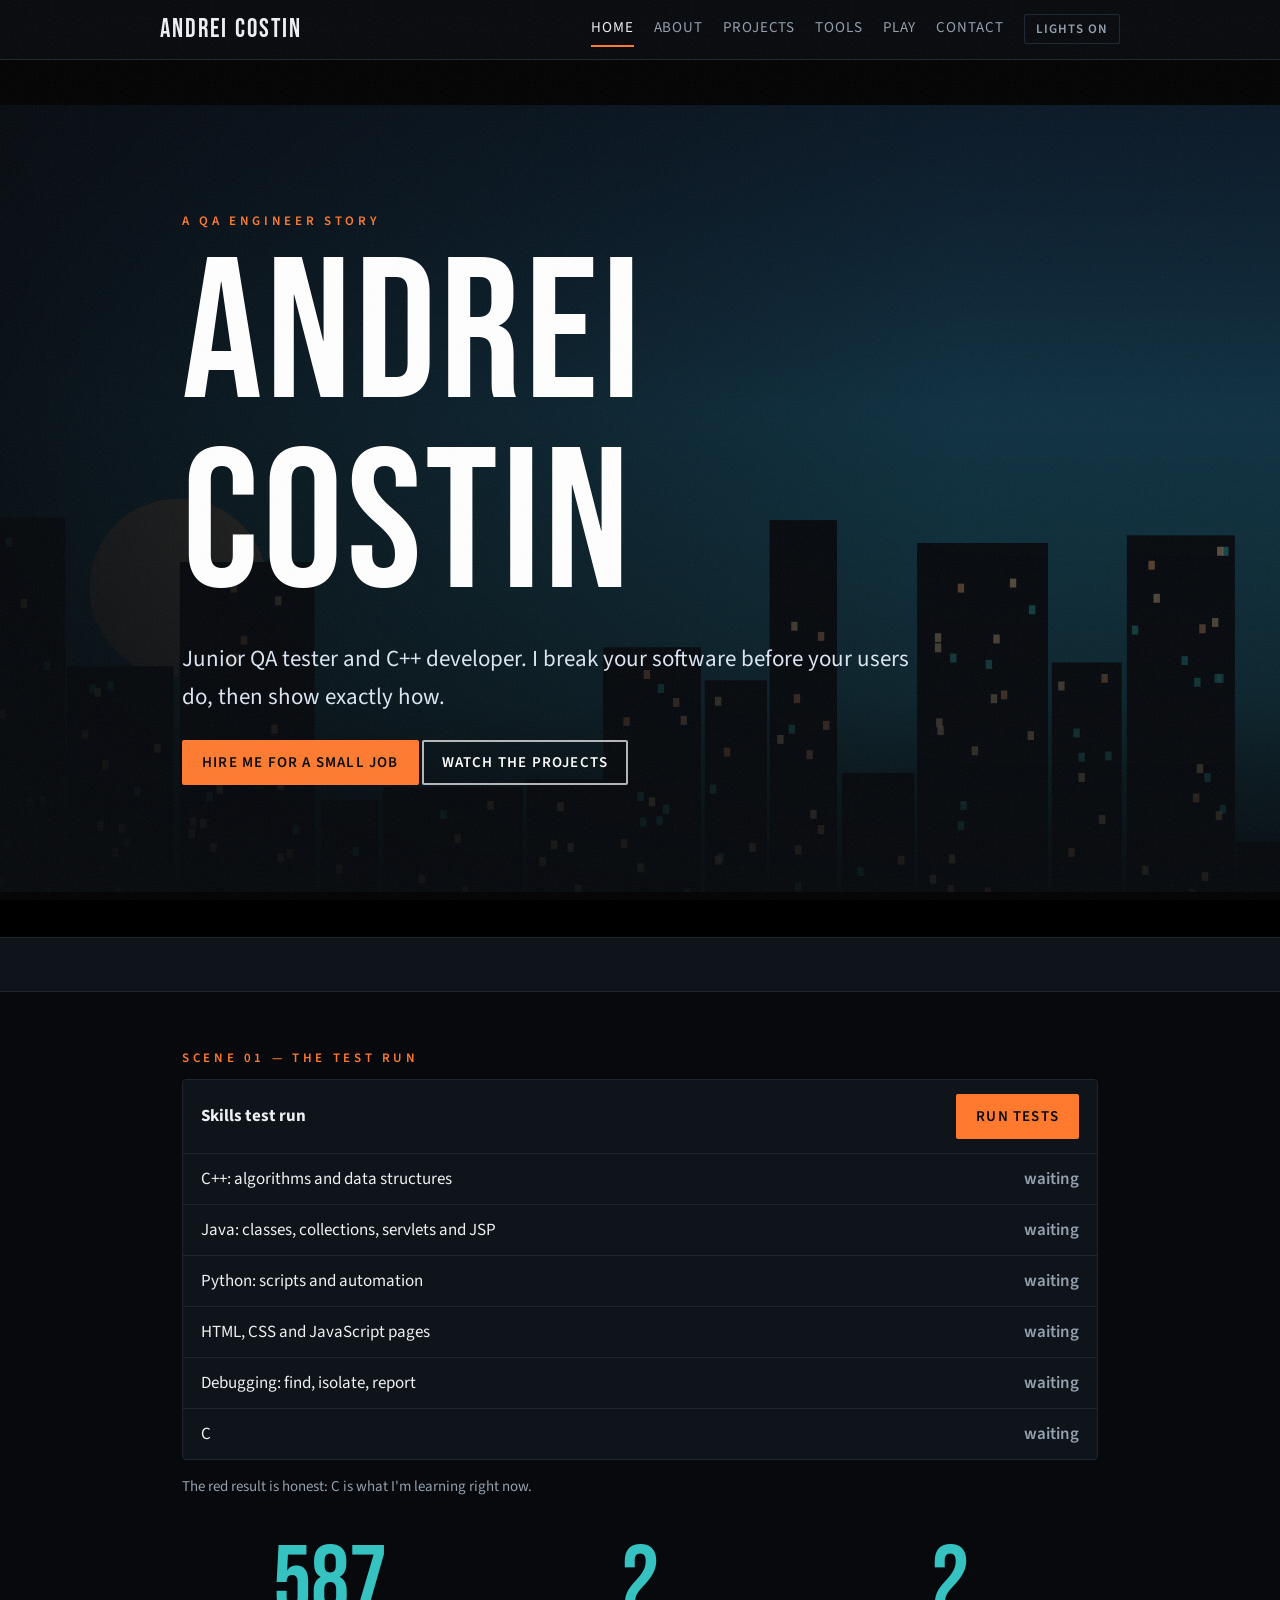
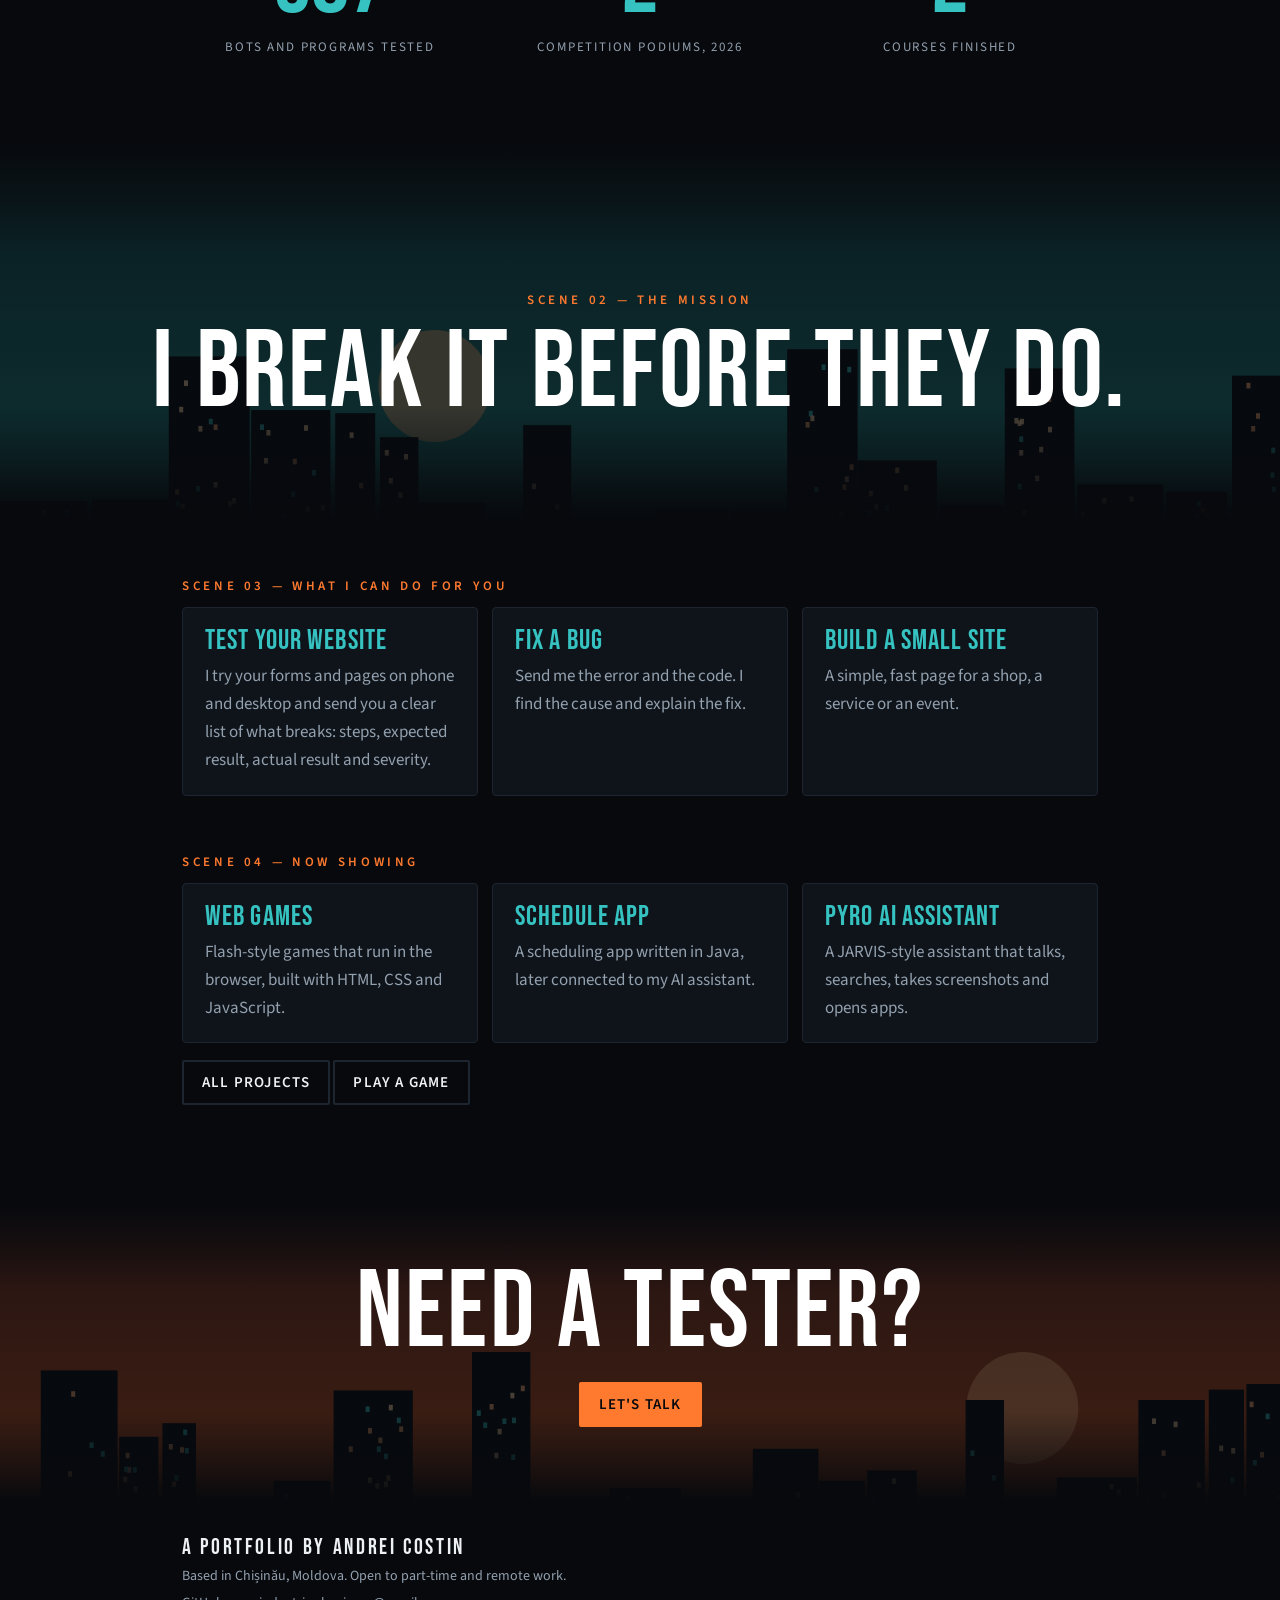
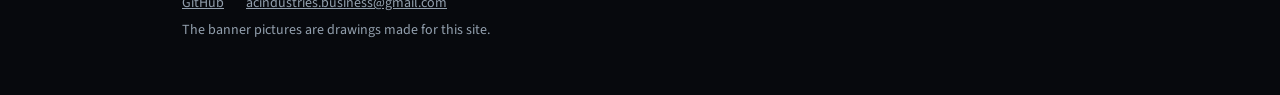
<file: index.html>
<!DOCTYPE html>
<html lang="en">
<head>
<meta charset="utf-8">
<meta name="viewport" content="width=device-width, initial-scale=1, viewport-fit=cover">
<title>Andrei Costin | Junior QA Tester & C++ Developer</title>
<meta name="description" content="Portfolio of Andrei Costin, a junior QA tester and C++ developer from Chișinău, Moldova. Available for part-time and remote testing and coding jobs.">
<meta name="theme-color" content="#07090D">
<meta property="og:type" content="website">
<meta property="og:title" content="Andrei Costin | Junior QA Tester & C++ Developer">
<meta property="og:description" content="Portfolio of Andrei Costin, a junior QA tester and C++ developer from Chișinău, Moldova. Available for part-time and remote testing and coding jobs.">
<link rel="icon" href="assets/favicon.svg" type="image/svg+xml">
<script>document.documentElement.classList.add("js");try{if(localStorage.getItem("theme")==="light")document.documentElement.setAttribute("data-theme","light")}catch(e){}</script>
<link rel="preconnect" href="https://fonts.googleapis.com">
<link rel="preconnect" href="https://fonts.gstatic.com" crossorigin>
<link href="https://fonts.googleapis.com/css2?family=Bebas+Neue&amp;family=Source+Sans+3:wght@400;600&amp;display=swap" rel="stylesheet">
<link rel="stylesheet" href="css/style.css">
</head>
<body>
<a class="skip" href="#main">Skip to content</a>
<header class="top"><a class="brand" href="index.html">Andrei Costin</a><nav aria-label="Main"><a href="index.html" aria-current="page">Home</a><a href="about.html">About</a><a href="projects.html">Projects</a><a href="tools.html">Tools</a><a href="play.html">Play</a><a href="contact.html">Contact</a><button id="theme" type="button" class="ghost" aria-pressed="false">Lights on</button></nav></header>
<main id="main">
<div class="hero tall">
  <img class="hero-img" src="assets/img/hero-home.svg" alt="" width="1600" height="800">
  <div class="hero-text"><p class="scene">A QA engineer story</p><h1>Andrei Costin</h1>
    <p class="lead">Junior QA tester and C++ developer. I break your software before your users do, then show exactly how.</p>
    <p><a class="btn" href="contact.html">Hire me for a small job</a> <a class="btn line" href="projects.html">Watch the projects</a></p></div>
</div>
<div class="marq" aria-hidden="true"><div>C++ &bull; JAVA &bull; PYTHON &bull; JAVASCRIPT &bull; HTML &bull; CSS &bull; SERVLETS &bull; JSP &bull; QA TESTING &bull; BUG REPORTS &bull; DEBUGGING &bull; GAMES &bull; AI ASSISTANT &bull; C++ &bull; JAVA &bull; PYTHON &bull; JAVASCRIPT &bull; HTML &bull; CSS &bull; SERVLETS &bull; JSP &bull; QA TESTING &bull; BUG REPORTS &bull; DEBUGGING &bull; GAMES &bull; AI ASSISTANT &bull; </div></div>
<div class="wrap">
  <p class="scene reveal">Scene 01 &mdash; The test run</p>
  <div class="run reveal" aria-live="polite">
    <div class="run-head"><strong>Skills test run</strong><button id="go" type="button">Run tests</button></div>
    <ul id="tests">
      <li data-r="pass"><span>C++: algorithms and data structures</span><span>waiting</span></li>
      <li data-r="pass"><span>Java: classes, collections, servlets and JSP</span><span>waiting</span></li>
      <li data-r="pass"><span>Python: scripts and automation</span><span>waiting</span></li>
      <li data-r="pass"><span>HTML, CSS and JavaScript pages</span><span>waiting</span></li>
      <li data-r="pass"><span>Debugging: find, isolate, report</span><span>waiting</span></li>
      <li data-r="learn"><span>C</span><span>waiting</span></li>
    </ul>
  </div>
  <p class="note">The red result is honest: C is what I'm learning right now.</p>
  <div class="stats reveal">
    <div><strong data-count="1000" data-suffix="+">1000+</strong><span>bots and programs tested</span></div>
    <div><strong data-count="3">3</strong><span>competition podiums, 2026</span></div>
    <div><strong data-count="3">3</strong><span>courses finished</span></div>
  </div>
</div>
<section class="band">
  <img class="band-img" src="assets/img/band-mission.svg" alt="" loading="lazy">
  <div class="reveal"><p class="scene">Scene 02 &mdash; The mission</p><h2 class="big">I break it before they do.</h2></div>
</section>
<div class="wrap">
  <p class="scene reveal">Scene 03 &mdash; What I can do for you</p>
  <div class="grid3">
    <div class="card reveal"><h3>Test your website</h3><p>I try your forms and pages on phone and desktop and send you a clear list of what breaks: steps, expected result, actual result and severity.</p></div>
    <div class="card reveal"><h3>Fix a bug</h3><p>Send me the error and the code. I find the cause and explain the fix.</p></div>
    <div class="card reveal"><h3>Build a small site</h3><p>A simple, fast page for a shop, a service or an event.</p></div>
  </div>
  <p class="scene reveal">Scene 04 &mdash; Now showing</p>
  <div class="grid3">
    <div class="card reveal"><h3>Web games</h3><p>Flash-style games that run in the browser, built with HTML, CSS and JavaScript.</p></div>
    <div class="card reveal"><h3>Schedule app</h3><p>A scheduling app written in Java, later connected to my AI assistant.</p></div>
    <div class="card reveal"><h3>PYRO AI assistant</h3><p>A JARVIS-style assistant that talks, searches, takes screenshots and opens apps.</p></div>
  </div>
  <p class="reveal"><a class="btn line-dark" href="projects.html">All projects</a> <a class="btn line-dark" href="play.html">Play a game</a></p>
</div>
<section class="band short">
  <img class="band-img" src="assets/img/band-cta.svg" alt="" loading="lazy">
  <div class="reveal"><h2 class="big">Need a tester?</h2><p><a class="btn" href="contact.html">Let's talk</a></p></div>
</section>
</main>
<footer class="foot">
<p class="credit">A portfolio by Andrei Costin</p>
<p>Based in Chișinău, Moldova. Open to part-time and remote work.</p>
<p class="links"><a href="https://github.com/Andrewq123">GitHub</a><a href="mailto:acindustries.business@gmail.com">acindustries.business@gmail.com</a></p>
<p>The banner pictures are drawings made for this site.</p>
</footer>
<script src="js/main.js" defer></script><script src="js/home.js" defer></script>
</body>
</html>
</file>
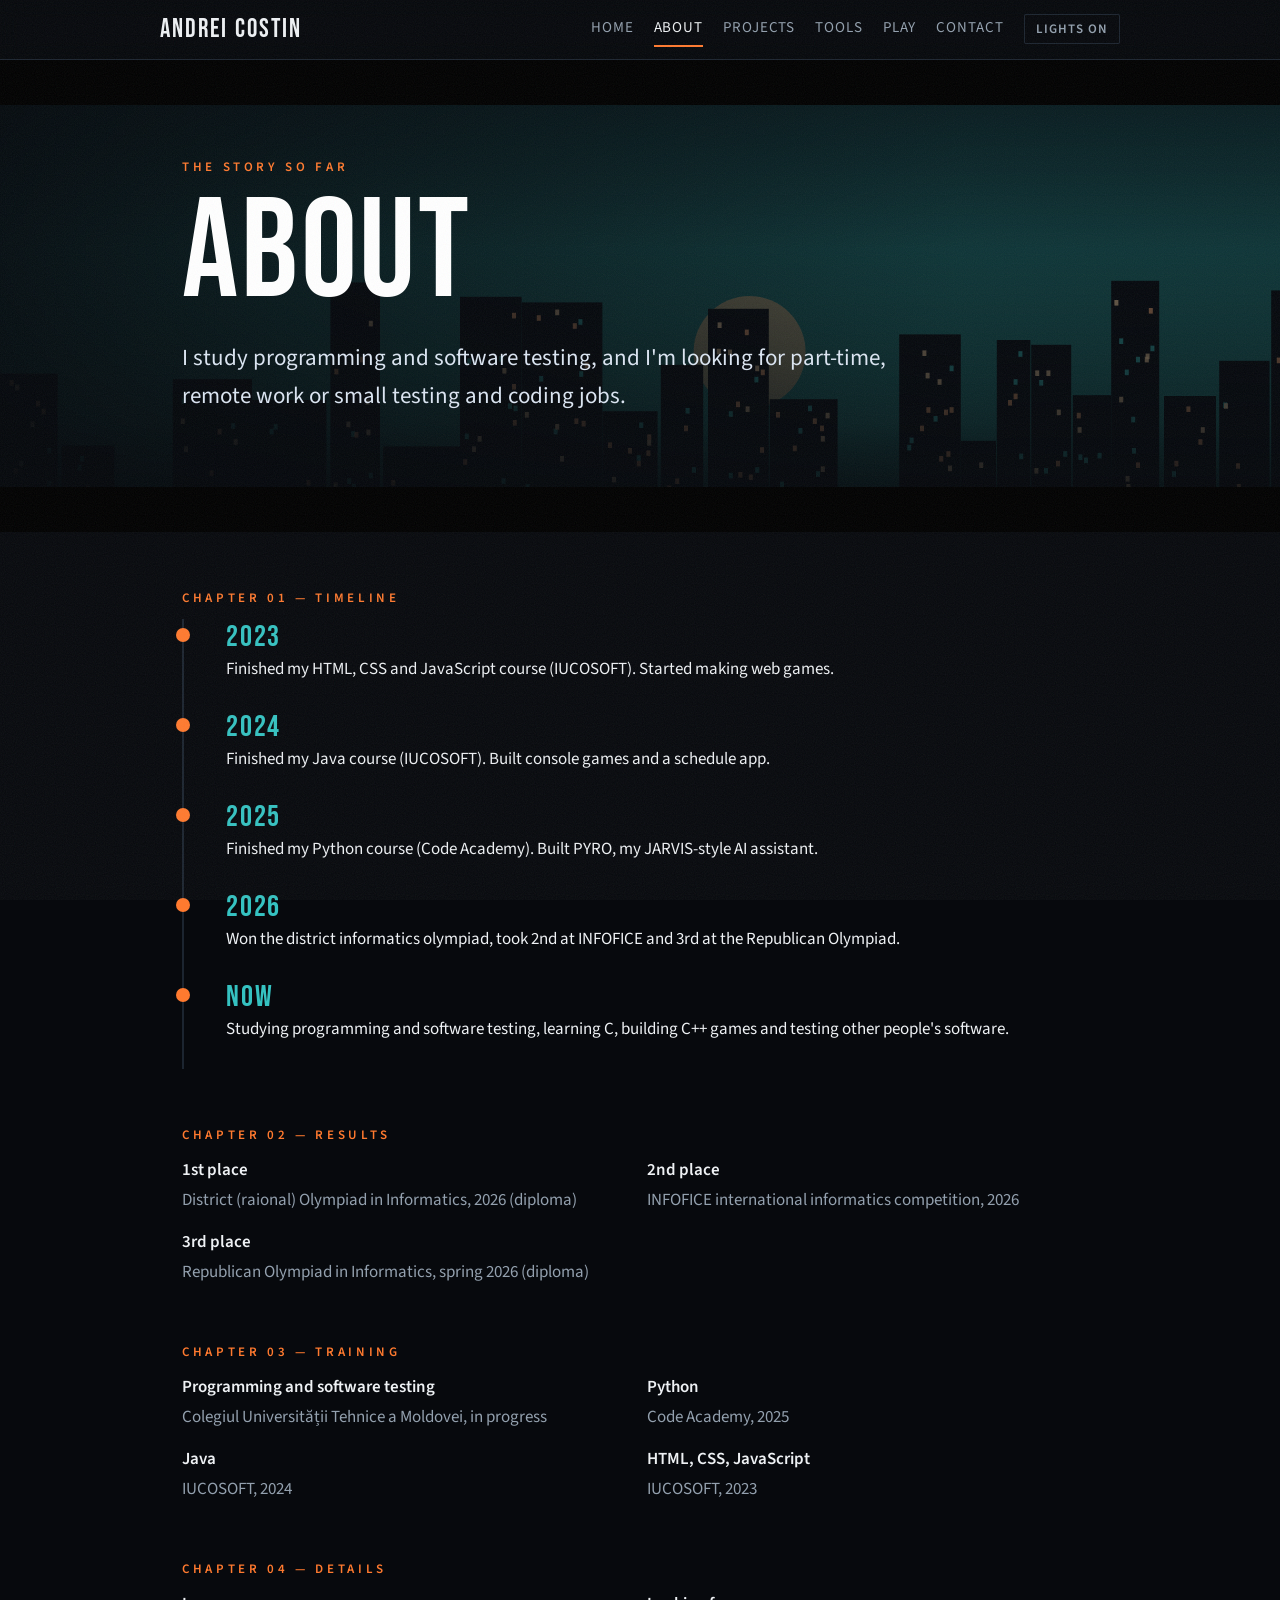
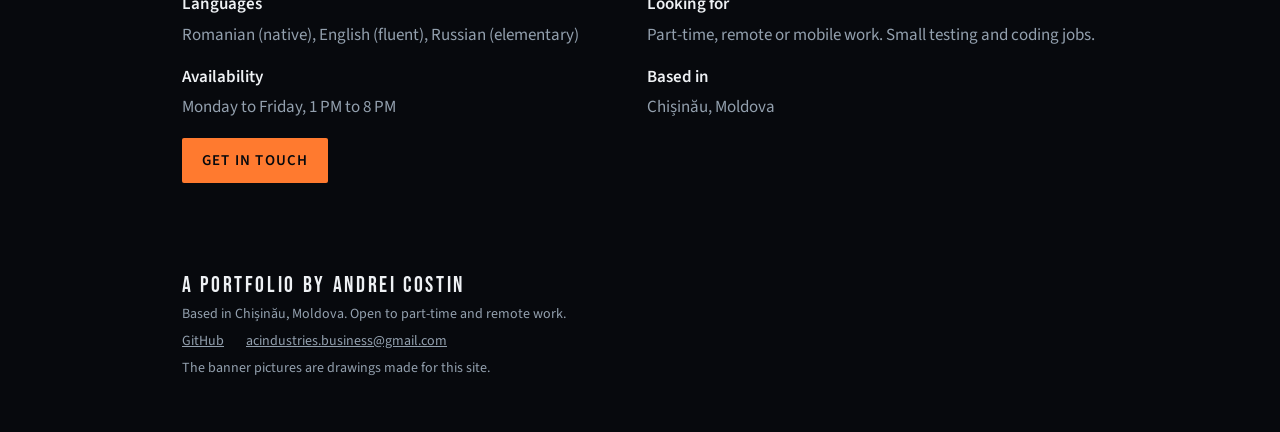
<file: about.html>
<!DOCTYPE html>
<html lang="en">
<head>
<meta charset="utf-8">
<meta name="viewport" content="width=device-width, initial-scale=1, viewport-fit=cover">
<title>About | Andrei Costin</title>
<meta name="description" content="Andrei Costin studies programming and software testing, has top-three results at district, national and international informatics competitions, and is looking for part-time remote work.">
<meta name="theme-color" content="#07090D">
<meta property="og:type" content="website">
<meta property="og:title" content="About | Andrei Costin">
<meta property="og:description" content="Andrei Costin studies programming and software testing, has top-three results at district, national and international informatics competitions, and is looking for part-time remote work.">
<link rel="icon" href="assets/favicon.svg" type="image/svg+xml">
<script>document.documentElement.classList.add("js");try{if(localStorage.getItem("theme")==="light")document.documentElement.setAttribute("data-theme","light")}catch(e){}</script>
<link rel="preconnect" href="https://fonts.googleapis.com">
<link rel="preconnect" href="https://fonts.gstatic.com" crossorigin>
<link href="https://fonts.googleapis.com/css2?family=Bebas+Neue&amp;family=Source+Sans+3:wght@400;600&amp;display=swap" rel="stylesheet">
<link rel="stylesheet" href="css/style.css">
</head>
<body>
<a class="skip" href="#main">Skip to content</a>
<header class="top"><a class="brand" href="index.html">Andrei Costin</a><nav aria-label="Main"><a href="index.html">Home</a><a href="about.html" aria-current="page">About</a><a href="projects.html">Projects</a><a href="tools.html">Tools</a><a href="play.html">Play</a><a href="contact.html">Contact</a><button id="theme" type="button" class="ghost" aria-pressed="false">Lights on</button></nav></header>
<main id="main">
<div class="hero">
  <img class="hero-img" src="assets/img/hero-about.svg" alt="" width="1600" height="800">
  <div class="hero-text"><p class="scene">The story so far</p><h1>About</h1>
    <p class="lead">I study programming and software testing, and I'm looking for part-time, remote work or small testing and coding jobs.</p></div>
</div>
<div class="wrap">
  <p class="scene reveal">Chapter 01 &mdash; Timeline</p>
  <ol class="tl">
    <li class="reveal"><b>2023</b><br>Finished my HTML, CSS and JavaScript course (IUCOSOFT). Started making web games.</li>
    <li class="reveal"><b>2024</b><br>Finished my Java course (IUCOSOFT). Built console games and a schedule app.</li>
    <li class="reveal"><b>2025</b><br>Finished my Python course (Code Academy). Built PYRO, my JARVIS-style AI assistant.</li>
    <li class="reveal"><b>2026</b><br>Won the district informatics olympiad, took 2nd at INFOFICE and 3rd at the Republican Olympiad.</li>
    <li class="reveal"><b>Now</b><br>Studying programming and software testing, learning C, building C++ games and testing other people's software.</li>
  </ol>
  <p class="scene reveal">Chapter 02 &mdash; Results</p>
  <dl class="reveal">
    <div><dt>1st place</dt><dd>District (raional) Olympiad in Informatics, 2026 (diploma)</dd></div>
    <div><dt>2nd place</dt><dd>INFOFICE international informatics competition, 2026</dd></div>
    <div><dt>3rd place</dt><dd>Republican Olympiad in Informatics, spring 2026 (diploma)</dd></div>
  </dl>
  <p class="scene reveal">Chapter 03 &mdash; Training</p>
  <dl class="reveal">
    <div><dt>Programming and software testing</dt><dd>Colegiul Universității Tehnice a Moldovei, in progress</dd></div>
    <div><dt>Python</dt><dd>Code Academy, 2025</dd></div>
    <div><dt>Java</dt><dd>IUCOSOFT, 2024</dd></div>
    <div><dt>HTML, CSS, JavaScript</dt><dd>IUCOSOFT, 2023</dd></div>
  </dl>
  <p class="scene reveal">Chapter 04 &mdash; Details</p>
  <dl class="reveal">
    <div><dt>Languages</dt><dd>Romanian (native), English (fluent), Russian (elementary)</dd></div>
    <div><dt>Looking for</dt><dd>Part-time, remote or mobile work. Small testing and coding jobs.</dd></div>
    <div><dt>Availability</dt><dd>Monday to Friday, 1 PM to 8 PM</dd></div>
    <div><dt>Based in</dt><dd>Chișinău, Moldova</dd></div>
  </dl>
  <p class="reveal"><a class="btn" href="contact.html">Get in touch</a></p>
</div>
</main>
<footer class="foot">
<p class="credit">A portfolio by Andrei Costin</p>
<p>Based in Chișinău, Moldova. Open to part-time and remote work.</p>
<p class="links"><a href="https://github.com/Andrewq123">GitHub</a><a href="mailto:acindustries.business@gmail.com">acindustries.business@gmail.com</a></p>
<p>The banner pictures are drawings made for this site.</p>
</footer>
<script src="js/main.js" defer></script>
</body>
</html>
</file>
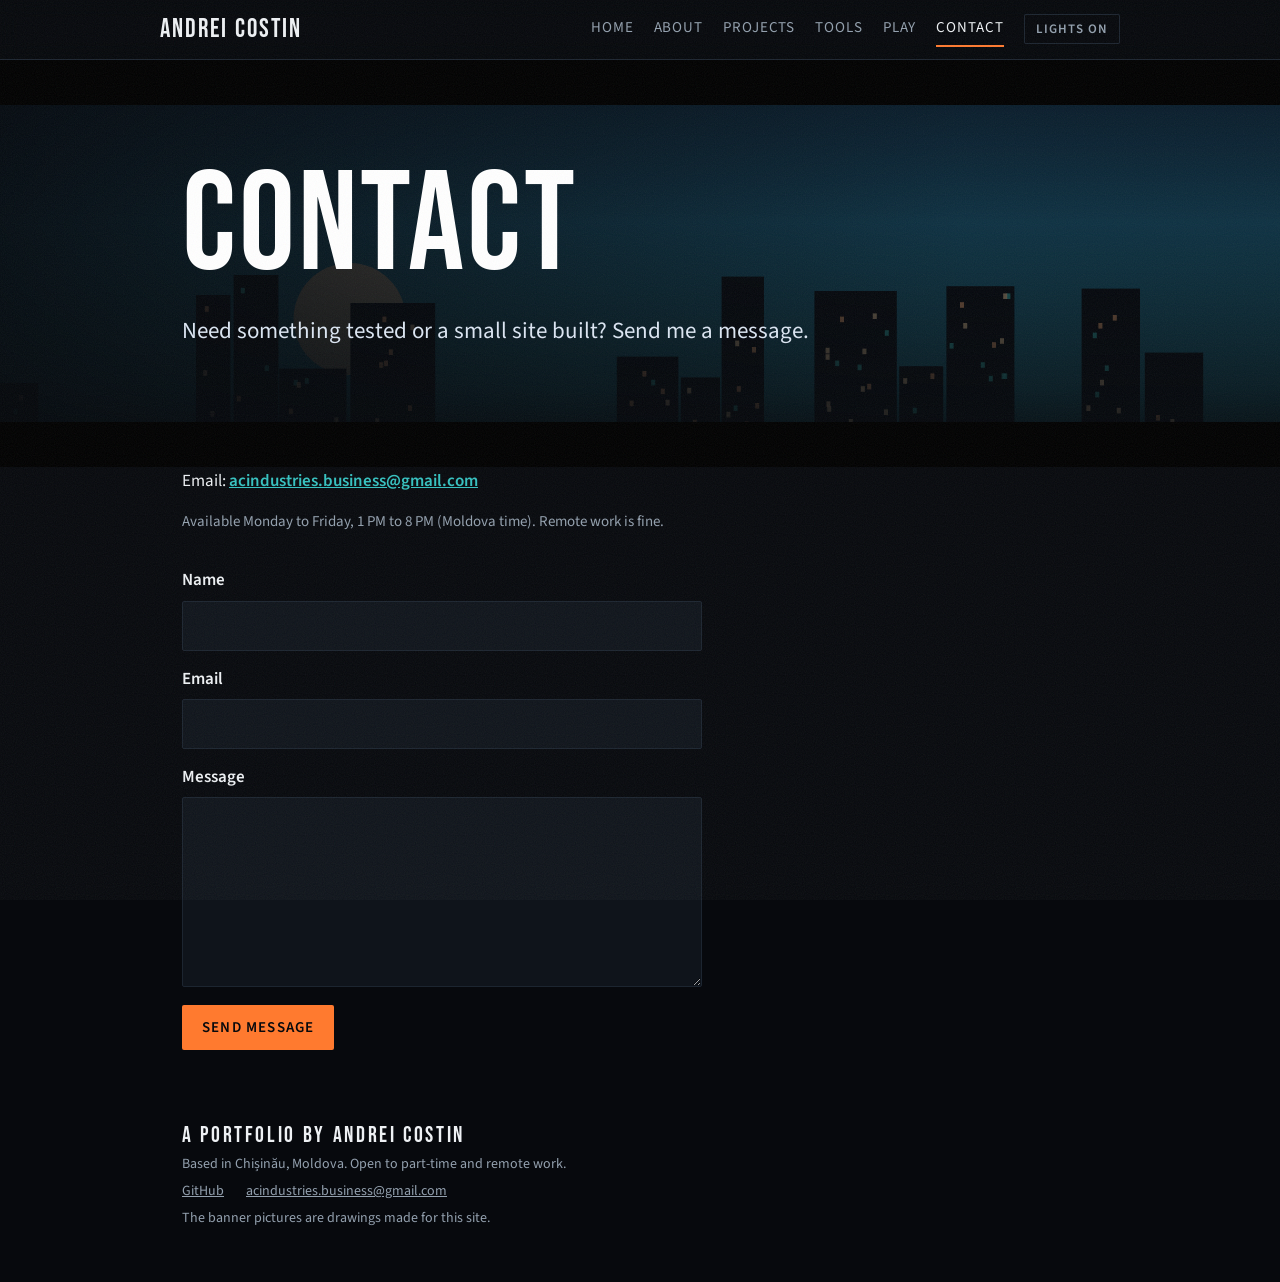
<file: contact.html>
<!DOCTYPE html>
<html lang="en">
<head>
<meta charset="utf-8">
<meta name="viewport" content="width=device-width, initial-scale=1, viewport-fit=cover">
<title>Contact | Andrei Costin</title>
<meta name="description" content="Contact Andrei Costin for small website testing, bug fixing or coding jobs. Remote, part-time, Monday to Friday 1 PM to 8 PM.">
<meta name="theme-color" content="#07090D">
<meta property="og:type" content="website">
<meta property="og:title" content="Contact | Andrei Costin">
<meta property="og:description" content="Contact Andrei Costin for small website testing, bug fixing or coding jobs. Remote, part-time, Monday to Friday 1 PM to 8 PM.">
<link rel="icon" href="assets/favicon.svg" type="image/svg+xml">
<script>document.documentElement.classList.add("js");try{if(localStorage.getItem("theme")==="light")document.documentElement.setAttribute("data-theme","light")}catch(e){}</script>
<link rel="preconnect" href="https://fonts.googleapis.com">
<link rel="preconnect" href="https://fonts.gstatic.com" crossorigin>
<link href="https://fonts.googleapis.com/css2?family=Bebas+Neue&amp;family=Source+Sans+3:wght@400;600&amp;display=swap" rel="stylesheet">
<link rel="stylesheet" href="css/style.css">
</head>
<body>
<a class="skip" href="#main">Skip to content</a>
<header class="top"><a class="brand" href="index.html">Andrei Costin</a><nav aria-label="Main"><a href="index.html">Home</a><a href="about.html">About</a><a href="projects.html">Projects</a><a href="tools.html">Tools</a><a href="play.html">Play</a><a href="contact.html" aria-current="page">Contact</a><button id="theme" type="button" class="ghost" aria-pressed="false">Lights on</button></nav></header>
<main id="main">
<div class="hero">
  <img class="hero-img" src="assets/img/hero-contact.svg" alt="" width="1600" height="800">
  <div class="hero-text"><h1>Contact</h1>
    <p class="lead">Need something tested or a small site built? Send me a message.</p></div>
</div>
<div class="wrap">
  <p class="direct">Email: <a href="mailto:acindustries.business@gmail.com">acindustries.business@gmail.com</a></p>
  <p class="note">Available Monday to Friday, 1 PM to 8 PM (Moldova time). Remote work is fine.</p>
  <form id="contact-form" novalidate>
    <label for="name">Name</label>
    <input id="name" name="name" maxlength="80" required autocomplete="name">
    <label for="email">Email</label>
    <input id="email" name="email" type="email" maxlength="120" required autocomplete="email">
    <label for="message">Message</label>
    <textarea id="message" name="message" rows="6" maxlength="1000" required></textarea>
    <p id="form-error" class="err" role="alert" hidden></p>
    <p id="form-ok" class="ok" role="status" hidden>Your email app should open with the message ready to send. If nothing happens, write to acindustries.business@gmail.com.</p>
    <button type="submit">Send message</button>
  </form>
</div>
</main>
<footer class="foot">
<p class="credit">A portfolio by Andrei Costin</p>
<p>Based in Chișinău, Moldova. Open to part-time and remote work.</p>
<p class="links"><a href="https://github.com/Andrewq123">GitHub</a><a href="mailto:acindustries.business@gmail.com">acindustries.business@gmail.com</a></p>
<p>The banner pictures are drawings made for this site.</p>
</footer>
<script src="js/main.js" defer></script><script src="js/contact.js" defer></script>
</body>
</html>
</file>
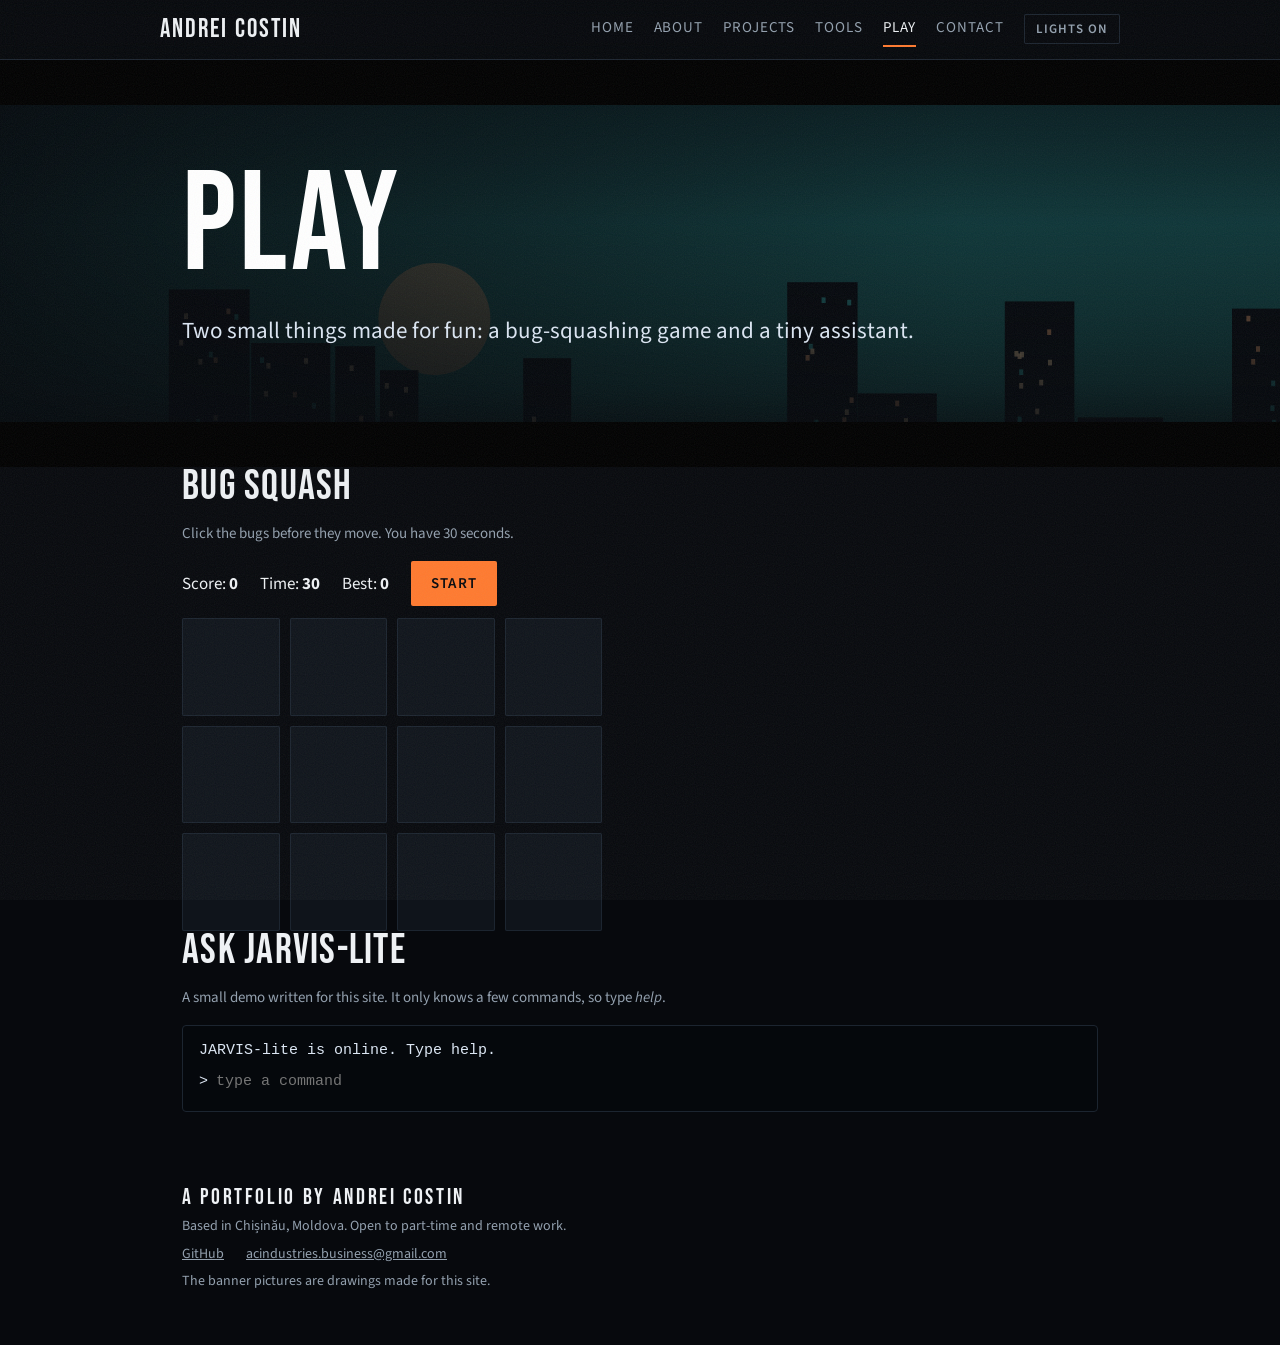
<file: play.html>
<!DOCTYPE html>
<html lang="en">
<head>
<meta charset="utf-8">
<meta name="viewport" content="width=device-width, initial-scale=1, viewport-fit=cover">
<title>Play | Andrei Costin</title>
<meta name="description" content="Play Bug Squash and talk to JARVIS-lite, two small browser demos made by Andrei Costin.">
<meta name="theme-color" content="#07090D">
<meta property="og:type" content="website">
<meta property="og:title" content="Play | Andrei Costin">
<meta property="og:description" content="Play Bug Squash and talk to JARVIS-lite, two small browser demos made by Andrei Costin.">
<link rel="icon" href="assets/favicon.svg" type="image/svg+xml">
<script>document.documentElement.classList.add("js");try{if(localStorage.getItem("theme")==="light")document.documentElement.setAttribute("data-theme","light")}catch(e){}</script>
<link rel="preconnect" href="https://fonts.googleapis.com">
<link rel="preconnect" href="https://fonts.gstatic.com" crossorigin>
<link href="https://fonts.googleapis.com/css2?family=Bebas+Neue&amp;family=Source+Sans+3:wght@400;600&amp;display=swap" rel="stylesheet">
<link rel="stylesheet" href="css/style.css">
</head>
<body>
<a class="skip" href="#main">Skip to content</a>
<header class="top"><a class="brand" href="index.html">Andrei Costin</a><nav aria-label="Main"><a href="index.html">Home</a><a href="about.html">About</a><a href="projects.html">Projects</a><a href="tools.html">Tools</a><a href="play.html" aria-current="page">Play</a><a href="contact.html">Contact</a><button id="theme" type="button" class="ghost" aria-pressed="false">Lights on</button></nav></header>
<main id="main">
<div class="hero">
  <img class="hero-img" src="assets/img/hero-play.svg" alt="" width="1600" height="800">
  <div class="hero-text"><h1>Play</h1>
    <p class="lead">Two small things made for fun: a bug-squashing game and a tiny assistant.</p></div>
</div>
<div class="wrap">
  <h2>Bug Squash</h2>
  <p class="note">Click the bugs before they move. You have 30 seconds.</p>
  <div class="bar">
    <span>Score: <strong id="score">0</strong></span><span>Time: <strong id="time">30</strong></span><span>Best: <strong id="best">0</strong></span>
    <button id="start" type="button">Start</button>
  </div>
  <div id="arena" class="arena" role="group" aria-label="Bug Squash board"></div>

  <h2>Ask JARVIS-lite</h2>
  <p class="note">A small demo written for this site. It only knows a few commands, so type <em>help</em>.</p>
  <div class="term">
    <div id="term-out" aria-live="polite"></div>
    <form id="term-form" autocomplete="off">
      <label for="term-in" class="sr">Command</label><span aria-hidden="true">&gt;</span>
      <input id="term-in" maxlength="40" placeholder="type a command">
    </form>
  </div>
</div>
</main>
<footer class="foot">
<p class="credit">A portfolio by Andrei Costin</p>
<p>Based in Chișinău, Moldova. Open to part-time and remote work.</p>
<p class="links"><a href="https://github.com/Andrewq123">GitHub</a><a href="mailto:acindustries.business@gmail.com">acindustries.business@gmail.com</a></p>
<p>The banner pictures are drawings made for this site.</p>
</footer>
<script src="js/main.js" defer></script><script src="js/play.js" defer></script>
</body>
</html>
</file>
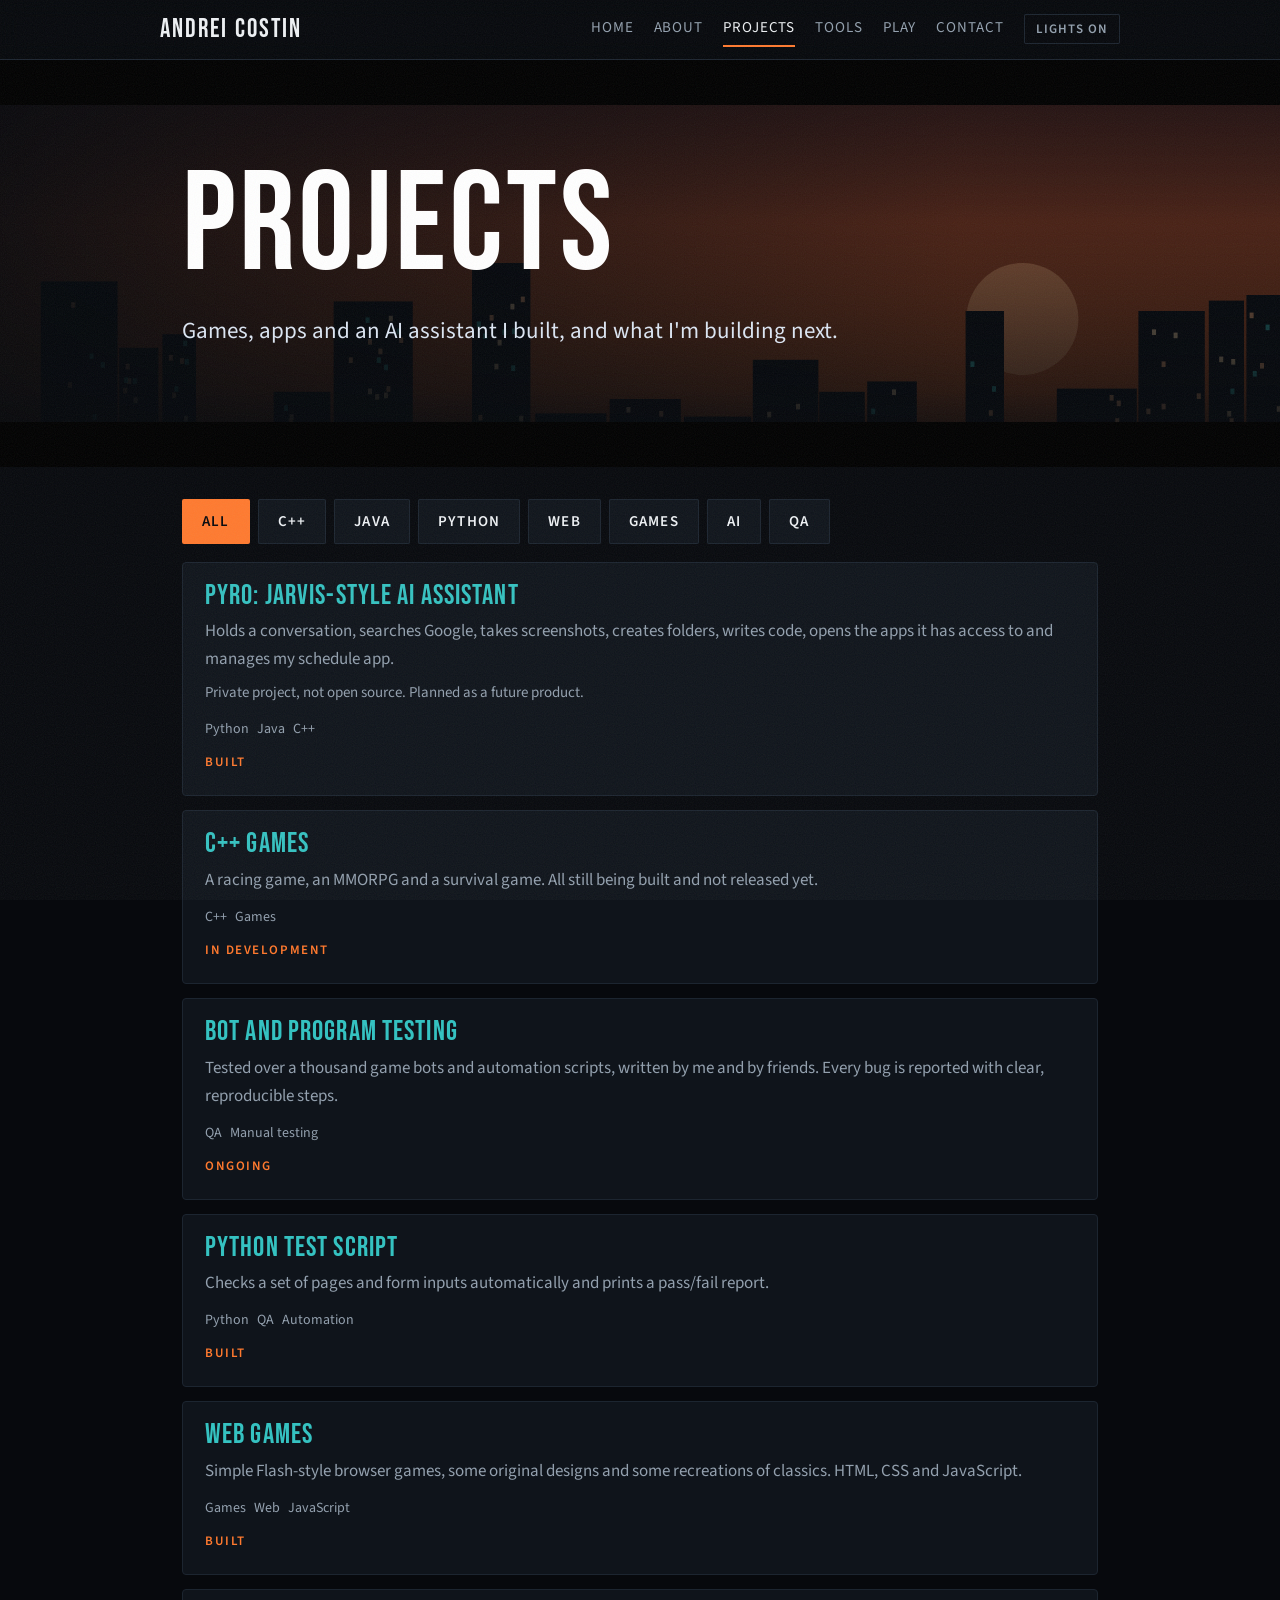
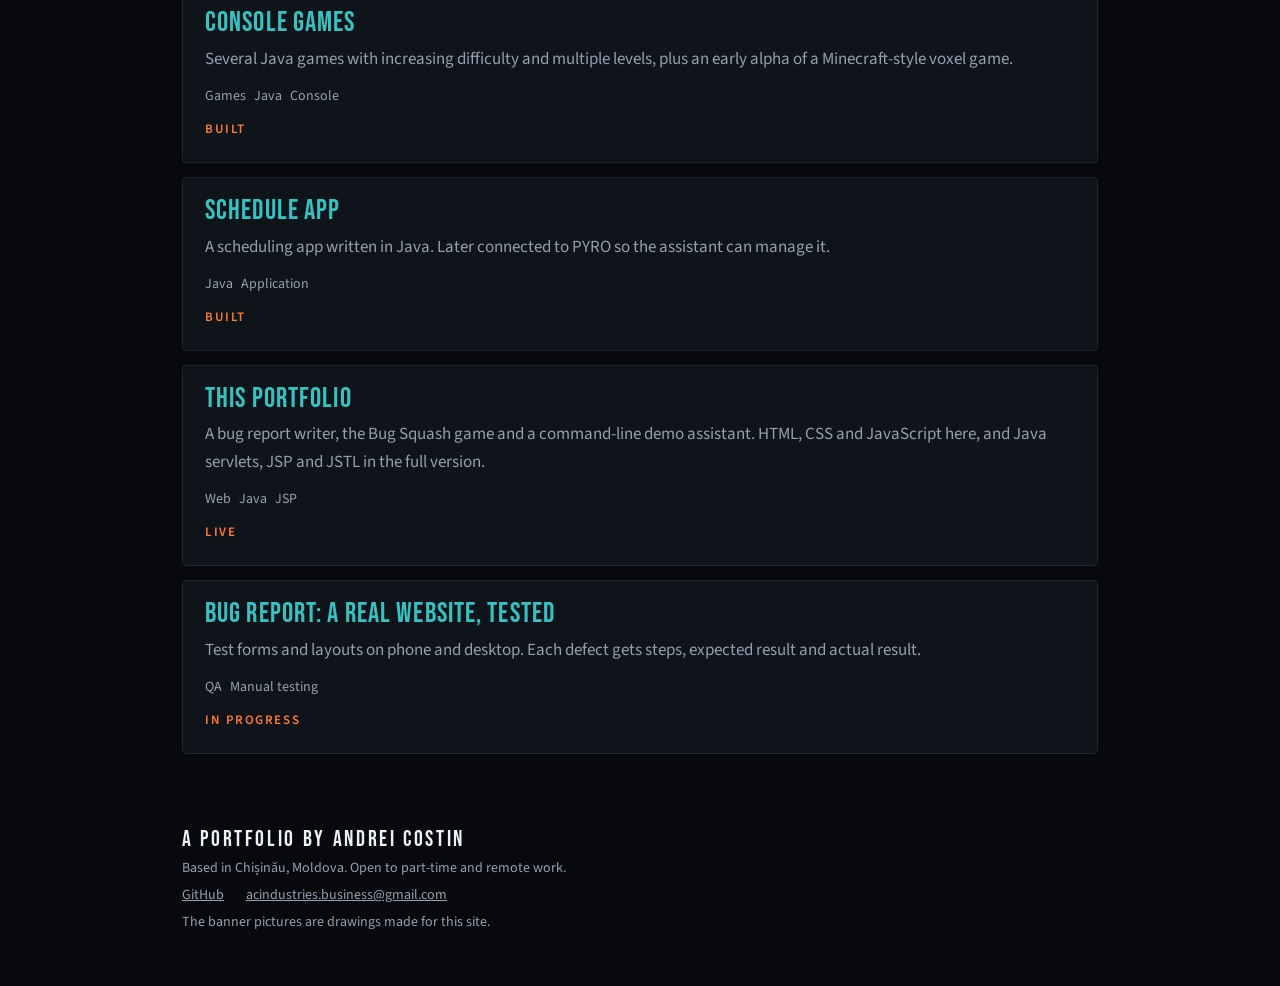
<file: projects.html>
<!DOCTYPE html>
<html lang="en">
<head>
<meta charset="utf-8">
<meta name="viewport" content="width=device-width, initial-scale=1, viewport-fit=cover">
<title>Projects | Andrei Costin</title>
<meta name="description" content="Projects by Andrei Costin: the PYRO AI assistant, a Java schedule app, web and console games, C++ games in development and QA testing work.">
<meta name="theme-color" content="#07090D">
<meta property="og:type" content="website">
<meta property="og:title" content="Projects | Andrei Costin">
<meta property="og:description" content="Projects by Andrei Costin: the PYRO AI assistant, a Java schedule app, web and console games, C++ games in development and QA testing work.">
<link rel="icon" href="assets/favicon.svg" type="image/svg+xml">
<script>document.documentElement.classList.add("js");try{if(localStorage.getItem("theme")==="light")document.documentElement.setAttribute("data-theme","light")}catch(e){}</script>
<link rel="preconnect" href="https://fonts.googleapis.com">
<link rel="preconnect" href="https://fonts.gstatic.com" crossorigin>
<link href="https://fonts.googleapis.com/css2?family=Bebas+Neue&amp;family=Source+Sans+3:wght@400;600&amp;display=swap" rel="stylesheet">
<link rel="stylesheet" href="css/style.css">
</head>
<body>
<a class="skip" href="#main">Skip to content</a>
<header class="top"><a class="brand" href="index.html">Andrei Costin</a><nav aria-label="Main"><a href="index.html">Home</a><a href="about.html">About</a><a href="projects.html" aria-current="page">Projects</a><a href="tools.html">Tools</a><a href="play.html">Play</a><a href="contact.html">Contact</a><button id="theme" type="button" class="ghost" aria-pressed="false">Lights on</button></nav></header>
<main id="main">
<div class="hero">
  <img class="hero-img" src="assets/img/hero-projects.svg" alt="" width="1600" height="800">
  <div class="hero-text"><h1>Projects</h1>
    <p class="lead">Games, apps and an AI assistant I built, and what I'm building next.</p></div>
</div>
<div class="wrap">
  <div class="chips" role="group" aria-label="Filter projects"><button type="button" class="chip" data-tag="all" aria-pressed="true">All</button><button type="button" class="chip" data-tag="C++" aria-pressed="false">C++</button><button type="button" class="chip" data-tag="Java" aria-pressed="false">Java</button><button type="button" class="chip" data-tag="Python" aria-pressed="false">Python</button><button type="button" class="chip" data-tag="Web" aria-pressed="false">Web</button><button type="button" class="chip" data-tag="Games" aria-pressed="false">Games</button><button type="button" class="chip" data-tag="AI" aria-pressed="false">AI</button><button type="button" class="chip" data-tag="QA" aria-pressed="false">QA</button></div>
  <div class="projects">
<article class="card" data-tags="AI|Python|Java|C++|Application"><h3>PYRO: JARVIS-style AI assistant</h3><p>Holds a conversation, searches Google, takes screenshots, creates folders, writes code, opens the apps it has access to and manages my schedule app.</p><p class="proj-note">Private project, not open source. Planned as a future product.</p><p class="tags"><span>Python</span><span>Java</span><span>C++</span></p><span class="status">Built</span></article>
<article class="card" data-tags="C++|Games"><h3>C++ games</h3><p>A racing game, an MMORPG and a survival game. All still being built and not released yet.</p><p class="tags"><span>C++</span><span>Games</span></p><span class="status">In development</span></article>
<article class="card" data-tags="QA|Manual testing"><h3>Bot and program testing</h3><p>Tested over a thousand game bots and automation scripts, written by me and by friends. Every bug is reported with clear, reproducible steps.</p><p class="tags"><span>QA</span><span>Manual testing</span></p><span class="status">Ongoing</span></article>
<article class="card" data-tags="Python|QA|Automation"><h3>Python test script</h3><p>Checks a set of pages and form inputs automatically and prints a pass/fail report.</p><p class="tags"><span>Python</span><span>QA</span><span>Automation</span></p><span class="status">Built</span></article>
<article class="card" data-tags="Games|Web|JavaScript"><h3>Web games</h3><p>Simple Flash-style browser games, some original designs and some recreations of classics. HTML, CSS and JavaScript.</p><p class="tags"><span>Games</span><span>Web</span><span>JavaScript</span></p><span class="status">Built</span></article>
<article class="card" data-tags="Games|Java|Console"><h3>Console games</h3><p>Several Java games with increasing difficulty and multiple levels, plus an early alpha of a Minecraft-style voxel game.</p><p class="tags"><span>Games</span><span>Java</span><span>Console</span></p><span class="status">Built</span></article>
<article class="card" data-tags="Java|Application"><h3>Schedule app</h3><p>A scheduling app written in Java. Later connected to PYRO so the assistant can manage it.</p><p class="tags"><span>Java</span><span>Application</span></p><span class="status">Built</span></article>
<article class="card" data-tags="Web|Java|JavaScript|QA"><h3>This portfolio</h3><p>A bug report writer, the Bug Squash game and a command-line demo assistant. HTML, CSS and JavaScript here, and Java servlets, JSP and JSTL in the full version.</p><p class="tags"><span>Web</span><span>Java</span><span>JSP</span></p><span class="status">Live</span></article>
<article class="card" data-tags="QA|Manual testing"><h3>Bug report: a real website, tested</h3><p>Test forms and layouts on phone and desktop. Each defect gets steps, expected result and actual result.</p><p class="tags"><span>QA</span><span>Manual testing</span></p><span class="status">In progress</span></article>
  </div>
</div>
</main>
<footer class="foot">
<p class="credit">A portfolio by Andrei Costin</p>
<p>Based in Chișinău, Moldova. Open to part-time and remote work.</p>
<p class="links"><a href="https://github.com/Andrewq123">GitHub</a><a href="mailto:acindustries.business@gmail.com">acindustries.business@gmail.com</a></p>
<p>The banner pictures are drawings made for this site.</p>
</footer>
<script src="js/main.js" defer></script><script src="js/projects.js" defer></script>
</body>
</html>
</file>
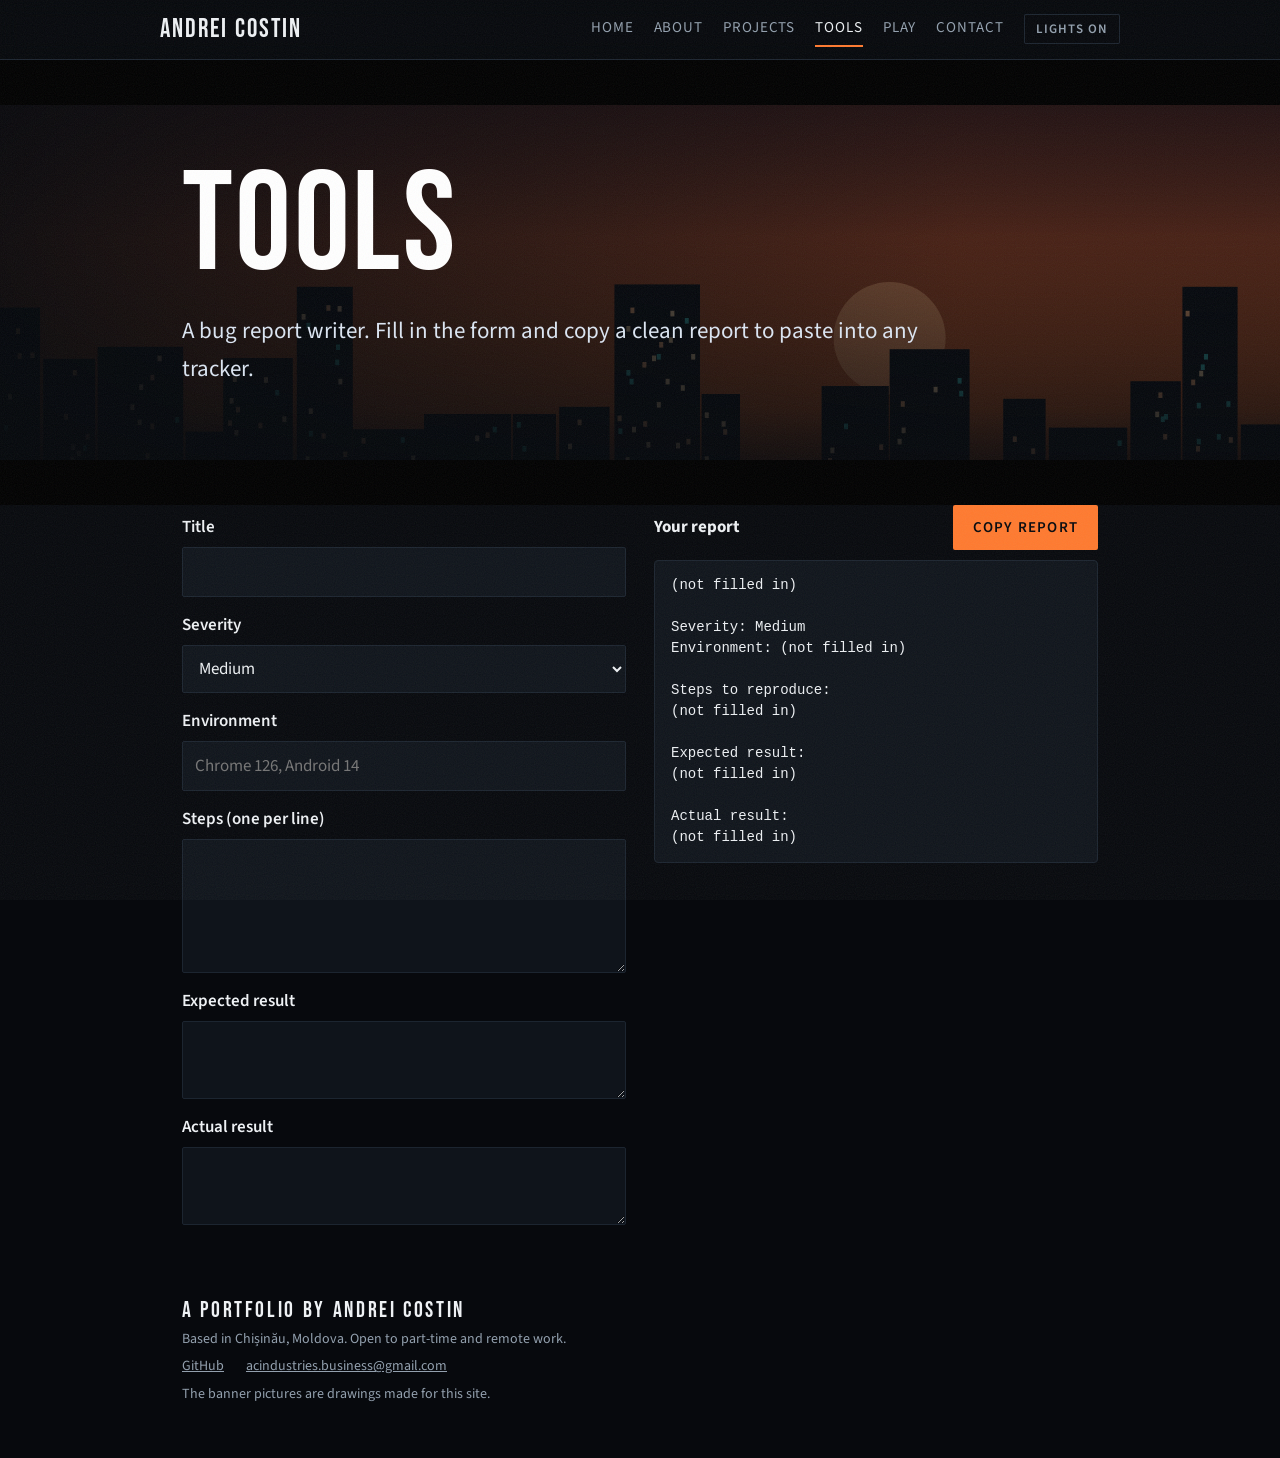
<file: tools.html>
<!DOCTYPE html>
<html lang="en">
<head>
<meta charset="utf-8">
<meta name="viewport" content="width=device-width, initial-scale=1, viewport-fit=cover">
<title>Tools | Andrei Costin</title>
<meta name="description" content="A free bug report writer by Andrei Costin: steps, expected result, actual result and severity, ready to copy into any tracker.">
<meta name="theme-color" content="#07090D">
<meta property="og:type" content="website">
<meta property="og:title" content="Tools | Andrei Costin">
<meta property="og:description" content="A free bug report writer by Andrei Costin: steps, expected result, actual result and severity, ready to copy into any tracker.">
<link rel="icon" href="assets/favicon.svg" type="image/svg+xml">
<script>document.documentElement.classList.add("js");try{if(localStorage.getItem("theme")==="light")document.documentElement.setAttribute("data-theme","light")}catch(e){}</script>
<link rel="preconnect" href="https://fonts.googleapis.com">
<link rel="preconnect" href="https://fonts.gstatic.com" crossorigin>
<link href="https://fonts.googleapis.com/css2?family=Bebas+Neue&amp;family=Source+Sans+3:wght@400;600&amp;display=swap" rel="stylesheet">
<link rel="stylesheet" href="css/style.css">
</head>
<body>
<a class="skip" href="#main">Skip to content</a>
<header class="top"><a class="brand" href="index.html">Andrei Costin</a><nav aria-label="Main"><a href="index.html">Home</a><a href="about.html">About</a><a href="projects.html">Projects</a><a href="tools.html" aria-current="page">Tools</a><a href="play.html">Play</a><a href="contact.html">Contact</a><button id="theme" type="button" class="ghost" aria-pressed="false">Lights on</button></nav></header>
<main id="main">
<div class="hero">
  <img class="hero-img" src="assets/img/hero-tools.svg" alt="" width="1600" height="800">
  <div class="hero-text"><h1>Tools</h1>
    <p class="lead">A bug report writer. Fill in the form and copy a clean report to paste into any tracker.</p></div>
</div>
<div class="wrap">
  <div class="split">
    <form id="bug-form" novalidate>
      <label for="title">Title</label><input id="title" name="title" maxlength="120">
      <label for="severity">Severity</label>
      <select id="severity" name="severity"><option>Low</option><option selected>Medium</option><option>High</option><option>Critical</option></select>
      <label for="env">Environment</label><input id="env" name="env" placeholder="Chrome 126, Android 14">
      <label for="steps">Steps (one per line)</label><textarea id="steps" name="steps" rows="4"></textarea>
      <label for="expected">Expected result</label><textarea id="expected" name="expected" rows="2"></textarea>
      <label for="actual">Actual result</label><textarea id="actual" name="actual" rows="2"></textarea>
    </form>
    <div>
      <div class="run-head plain"><strong>Your report</strong><button id="copy" type="button">Copy report</button></div>
      <pre id="bug-out" class="out" aria-live="polite"></pre>
    </div>
  </div>
</div>
</main>
<footer class="foot">
<p class="credit">A portfolio by Andrei Costin</p>
<p>Based in Chișinău, Moldova. Open to part-time and remote work.</p>
<p class="links"><a href="https://github.com/Andrewq123">GitHub</a><a href="mailto:acindustries.business@gmail.com">acindustries.business@gmail.com</a></p>
<p>The banner pictures are drawings made for this site.</p>
</footer>
<script src="js/main.js" defer></script><script src="js/tools.js" defer></script>
</body>
</html>
</file>
<file: css/style.css>
/* Andrei Costin portfolio. Dark theme by default, light theme via [data-theme="light"]. */
:root{padding-top:env(safe-area-inset-top,0px);padding-bottom:env(safe-area-inset-bottom,0px)}*,::before,::after{box-sizing:border-box}
:root{--bg:#07090D;--panel:#0F141B;--ink:#EEF1F4;--muted:#93A0AE;--line:#1C2530;--teal:#35C2C1;--orange:#FF7A2F;--on:#07090D;--bar:rgba(7,9,13,.84);--pass:#4CC38A;--fail:#FF8F78}
:root[data-theme="light"]{--bg:#EEF1F4;--panel:#fff;--ink:#0B1218;--muted:#55616E;--line:#D6DCE3;--teal:#0E7C7B;--orange:#C84B08;--on:#fff;--bar:rgba(238,241,244,.88);--pass:#157347;--fail:#B93A22}
body{margin:0;background:var(--bg);color:var(--ink);font:400 17px/1.65 "Source Sans 3",system-ui,sans-serif}
body::after{content:"";position:fixed;inset:0;pointer-events:none;z-index:60;opacity:.07;background-image:url("data:image/svg+xml;utf8,<svg xmlns='http://www.w3.org/2000/svg' width='160' height='160'><filter id='n'><feTurbulence type='fractalNoise' baseFrequency='.9' numOctaves='2' stitchTiles='stitch'/></filter><rect width='100%25' height='100%25' filter='url(%23n)'/></svg>")}
h1,h2,h3{font-family:"Bebas Neue",Impact,sans-serif;font-weight:400;line-height:.95;margin:0;text-transform:uppercase}
h1{font-size:clamp(64px,13vw,140px);letter-spacing:.02em}
.tall h1{font-size:clamp(72px,17vw,200px)}
h2{font-size:42px;letter-spacing:.03em}
h3{font-size:28px;letter-spacing:.04em;color:var(--teal)}
a{color:var(--teal)}
:focus-visible{outline:3px solid var(--orange);outline-offset:3px}
.top{position:sticky;top:0;z-index:20;display:flex;flex-wrap:wrap;justify-content:space-between;align-items:center;gap:8px 24px;padding:12px max(22px,calc((100% - 960px)/2));background:var(--bar);backdrop-filter:blur(10px);border-bottom:1px solid var(--line)}
.brand{font:400 26px "Bebas Neue",Impact,sans-serif;letter-spacing:.08em;color:var(--ink);text-decoration:none}
nav{display:flex;flex-wrap:wrap;align-items:center;gap:6px 20px}
nav a{color:var(--muted);text-decoration:none;font-size:15px;letter-spacing:.06em;text-transform:uppercase;padding:4px 0;border-bottom:2px solid transparent}
nav a:hover{color:var(--ink)}
nav a[aria-current="page"]{color:var(--ink);border-color:var(--orange)}
button,.btn{display:inline-block;font:600 15px "Source Sans 3",system-ui,sans-serif;letter-spacing:.08em;text-transform:uppercase;background:var(--orange);color:var(--on);border:0;border-radius:2px;padding:12px 20px;cursor:pointer;text-decoration:none}
.btn.line{background:transparent;color:#fff;box-shadow:inset 0 0 0 2px rgba(255,255,255,.7)}
.btn.line-dark{background:transparent;color:var(--ink);box-shadow:inset 0 0 0 2px var(--line)}
button:disabled{opacity:.6;cursor:default}
.ghost{background:transparent;color:var(--muted);box-shadow:inset 0 0 0 1px var(--line);padding:6px 12px;font-size:13px}
.hero{position:relative;background:#05080C;color:#fff;overflow:hidden;isolation:isolate}
.hero-img{position:absolute;left:0;top:-8%;width:100%;height:116%;object-fit:cover;opacity:.6;z-index:-2;will-change:transform}
.hero::before{content:"";position:absolute;inset:0;z-index:-1;background:linear-gradient(180deg,rgba(5,8,12,.5),rgba(5,8,12,.1) 40%,rgba(5,8,12,.95)),linear-gradient(90deg,rgba(5,8,12,.85),transparent 75%)}
.hero::after{content:"";position:absolute;inset:0;border-top:5vh solid #000;border-bottom:5vh solid #000;pointer-events:none}
.hero-text{position:relative;max-width:960px;margin:0 auto;padding:calc(5vh + 56px) 22px calc(5vh + 48px)}
.tall .hero-text{padding-top:calc(5vh + 110px);padding-bottom:calc(5vh + 90px)}
.lead{font-size:clamp(18px,2.6vw,23px);max-width:32em;margin:18px 0 24px;color:#DCE6F3}
.scene{font:600 13px/1 "Source Sans 3",system-ui,sans-serif;letter-spacing:.28em;text-transform:uppercase;color:var(--orange);margin:60px 0 14px}
.hero .scene{margin:0 0 14px}
.wrap{max-width:960px;margin:0 auto;padding:0 22px 40px}
.marq{overflow:hidden;white-space:nowrap;background:var(--panel);border-block:1px solid var(--line);padding:12px 0}
.marq div{display:inline-block;padding-left:100%;animation:mq 40s linear infinite;font:400 22px "Bebas Neue",Impact,sans-serif;letter-spacing:.2em;color:var(--muted)}
@keyframes mq{to{transform:translateX(-100%)}}
.band{position:relative;min-height:380px;display:grid;place-items:center;text-align:center;color:#fff;overflow:hidden;isolation:isolate;padding:40px 22px;margin-top:40px}
.band.short{min-height:300px}
.band-img{position:absolute;inset:0;width:100%;height:100%;object-fit:cover;opacity:.5;z-index:-2}
.band::before{content:"";position:absolute;inset:0;z-index:-1;background:linear-gradient(180deg,var(--bg),rgba(5,8,12,.35) 30%,rgba(5,8,12,.35) 70%,var(--bg))}
.big{font-size:clamp(48px,10vw,110px);letter-spacing:.02em}
.run,.card,.out{background:var(--panel);border:1px solid var(--line);border-radius:4px}
.run{overflow:hidden}
.run-head{display:flex;justify-content:space-between;align-items:center;gap:12px;padding:14px 18px;border-bottom:1px solid var(--line)}
.run-head.plain{padding:0 0 10px;border:0}
.run ul{list-style:none;margin:0;padding:0}
.run li{display:flex;justify-content:space-between;gap:12px;padding:11px 18px;border-bottom:1px solid var(--line)}
.run li:last-child{border:0}
.run li span:last-child{font-weight:600;color:var(--muted);min-width:5.5em;text-align:right}
.run li[data-s="pass"] span:last-child{color:var(--pass)}
.run li[data-s="learn"] span:last-child{color:var(--fail)}
.note{color:var(--muted);font-size:15px}
.stats{display:grid;grid-template-columns:repeat(3,1fr);gap:14px;margin-top:36px;text-align:center}
.stats strong{display:block;font:400 clamp(56px,10vw,96px)/1 "Bebas Neue",Impact,sans-serif;color:var(--teal)}
.stats span{color:var(--muted);text-transform:uppercase;letter-spacing:.14em;font-size:13px}
.grid3,.projects{display:grid;gap:14px}
@media (min-width:700px){.grid3{grid-template-columns:repeat(3,1fr)}.split{display:grid;grid-template-columns:1fr 1fr;gap:28px}dl{grid-template-columns:1fr 1fr}}
.card{padding:20px 22px;transition:border-color .2s,transform .2s}
.card:hover{border-color:var(--orange);transform:translateY(-3px)}
.card p{margin:8px 0 0;color:var(--muted)}
.card[hidden]{display:none}
.tags span{display:inline-block;margin:0 8px 0 0;font-size:14px}
.status{display:inline-block;margin-top:10px;font-weight:600;color:var(--orange);text-transform:uppercase;letter-spacing:.12em;font-size:13px}
.year{display:inline-block;margin-left:6px;padding:1px 8px;border-radius:99px;background:var(--orange);color:var(--on);font:600 13px "Source Sans 3",sans-serif;vertical-align:middle}
.chips{display:flex;flex-wrap:wrap;gap:8px;margin:32px 0 18px}
.chip{background:var(--panel);color:var(--ink);box-shadow:inset 0 0 0 1px var(--line)}
.chip[aria-pressed="true"]{background:var(--orange);color:var(--on);box-shadow:none}
.tl{list-style:none;margin:0;padding:0 0 0 22px;border-left:2px solid var(--line)}
.tl li{position:relative;padding:0 0 26px 20px}
.tl li::before{content:"";position:absolute;left:-30px;top:9px;width:14px;height:14px;border-radius:50%;background:var(--orange)}
.tl b{font:400 30px "Bebas Neue",Impact,sans-serif;letter-spacing:.06em;color:var(--teal)}
dl{display:grid;gap:14px;margin:0}
dt{font-weight:600}dd{margin:2px 0 0;color:var(--muted)}
form{display:grid;gap:6px;max-width:520px;margin-top:24px}
.split form{margin-top:0}
label{font-weight:600;margin-top:8px}
input,textarea,select{font:inherit;color:var(--ink);background:var(--panel);border:1px solid var(--line);border-radius:2px;padding:10px 12px;width:100%}
form button{justify-self:start;margin-top:12px}
.out{margin:0;padding:14px 16px;white-space:pre-wrap;word-break:break-word;font:14px/1.5 ui-monospace,Consolas,monospace}
.ok{color:var(--pass);font-weight:600}
.err{color:var(--fail);font-weight:600}
ul.err{padding-left:20px}
.sr{position:absolute;width:1px;height:1px;overflow:hidden;clip:rect(0 0 0 0)}
.bar{display:flex;flex-wrap:wrap;align-items:center;gap:8px 22px;margin:12px 0}
.arena{display:grid;grid-template-columns:repeat(4,1fr);gap:10px;max-width:420px}
.cell{aspect-ratio:1;font-size:34px;line-height:1;padding:0;background:var(--panel);color:var(--ink);box-shadow:inset 0 0 0 1px var(--line)}
.cell.bug{background:var(--orange)}
.cell:disabled{opacity:1}
.term{background:#05080C;color:#DCE6F3;border:1px solid var(--line);border-radius:4px;padding:14px 16px;font:15px/1.5 ui-monospace,Consolas,monospace}
#term-out{max-height:220px;overflow:auto}
#term-out p{margin:0 0 4px;white-space:pre-wrap}
#term-out .me{color:var(--orange)}
.term form{display:flex;align-items:center;gap:8px;max-width:none;margin:0}
.term input{border:0;background:transparent;color:#fff;padding:4px 0}
.foot{max-width:960px;margin:0 auto;padding:28px 22px 48px;color:var(--muted);font-size:14px}
.foot p{margin:4px 0}
.foot .credit{font:400 22px "Bebas Neue",Impact,sans-serif;letter-spacing:.12em;color:var(--ink)}
.js .reveal{opacity:0;transform:translateY(26px);transition:opacity .7s,transform .7s}
.js .reveal.in{opacity:1;transform:none}
@media (prefers-reduced-motion:reduce){.js .reveal{opacity:1;transform:none;transition:none}.marq div{animation:none;padding-left:22px}.card{transition:none}}
[hidden]{display:none!important}

/* ---- additions for the multi-page version ---- */
.skip{position:absolute;left:-999px;top:8px;z-index:100;background:var(--orange);color:var(--on);padding:8px 14px;border-radius:2px;font-weight:600;text-decoration:none}
.skip:focus{left:8px}
.foot a{color:var(--muted)}
.foot a:hover{color:var(--ink)}
.foot .links{display:flex;flex-wrap:wrap;gap:4px 22px}
.direct{margin:0 0 8px}
.direct a{font-weight:600}
.proj-note{font-size:15px}
</file>
